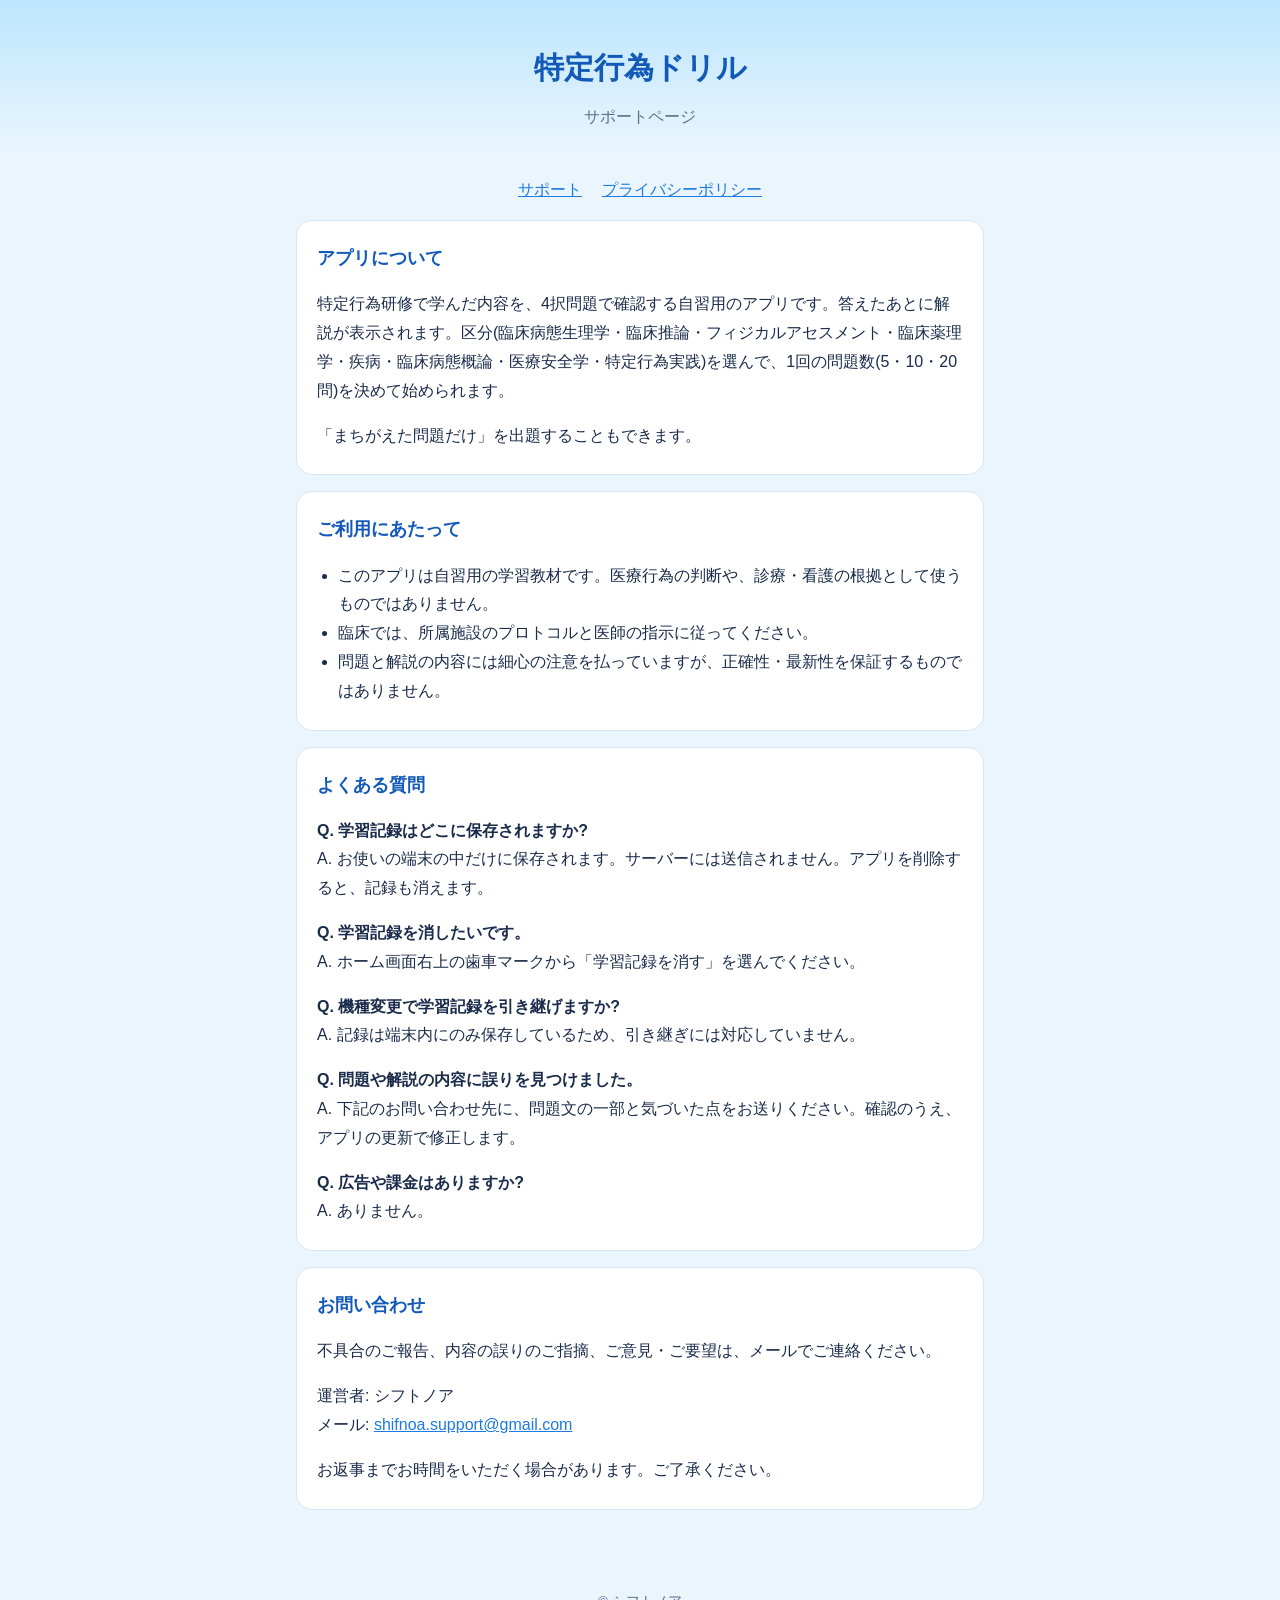
<file: index.html>
<!doctype html>
<html lang="ja">
<head>
<meta charset="utf-8">
<meta name="viewport" content="width=device-width, initial-scale=1">
<title>特定行為ドリル サポート</title>
<meta name="description" content="特定行為ドリルのサポートページです。使い方、よくある質問、お問い合わせ先を掲載しています。">
<link rel="stylesheet" href="style.css">
</head>
<body>
<header>
  <h1>特定行為ドリル</h1>
  <p>サポートページ</p>
</header>
<main>
  <nav><a href="index.html">サポート</a><a href="privacy.html">プライバシーポリシー</a></nav>

  <section>
    <h2>アプリについて</h2>
    <p>特定行為研修で学んだ内容を、4択問題で確認する自習用のアプリです。答えたあとに解説が表示されます。区分(臨床病態生理学・臨床推論・フィジカルアセスメント・臨床薬理学・疾病・臨床病態概論・医療安全学・特定行為実践)を選んで、1回の問題数(5・10・20問)を決めて始められます。</p>
    <p>「まちがえた問題だけ」を出題することもできます。</p>
  </section>

  <section>
    <h2>ご利用にあたって</h2>
    <ul>
      <li>このアプリは自習用の学習教材です。医療行為の判断や、診療・看護の根拠として使うものではありません。</li>
      <li>臨床では、所属施設のプロトコルと医師の指示に従ってください。</li>
      <li>問題と解説の内容には細心の注意を払っていますが、正確性・最新性を保証するものではありません。</li>
    </ul>
  </section>

  <section>
    <h2>よくある質問</h2>
    <p><strong>Q. 学習記録はどこに保存されますか?</strong><br>
    A. お使いの端末の中だけに保存されます。サーバーには送信されません。アプリを削除すると、記録も消えます。</p>
    <p><strong>Q. 学習記録を消したいです。</strong><br>
    A. ホーム画面右上の歯車マークから「学習記録を消す」を選んでください。</p>
    <p><strong>Q. 機種変更で学習記録を引き継げますか?</strong><br>
    A. 記録は端末内にのみ保存しているため、引き継ぎには対応していません。</p>
    <p><strong>Q. 問題や解説の内容に誤りを見つけました。</strong><br>
    A. 下記のお問い合わせ先に、問題文の一部と気づいた点をお送りください。確認のうえ、アプリの更新で修正します。</p>
    <p><strong>Q. 広告や課金はありますか?</strong><br>
    A. ありません。</p>
  </section>

  <section>
    <h2>お問い合わせ</h2>
    <p>不具合のご報告、内容の誤りのご指摘、ご意見・ご要望は、メールでご連絡ください。</p>
    <p>運営者: シフトノア<br>
    メール: <a href="mailto:shifnoa.support@gmail.com">shifnoa.support@gmail.com</a></p>
    <p>お返事までお時間をいただく場合があります。ご了承ください。</p>
  </section>
</main>
<footer>&copy; シフトノア</footer>
</body>
</html>
</file>
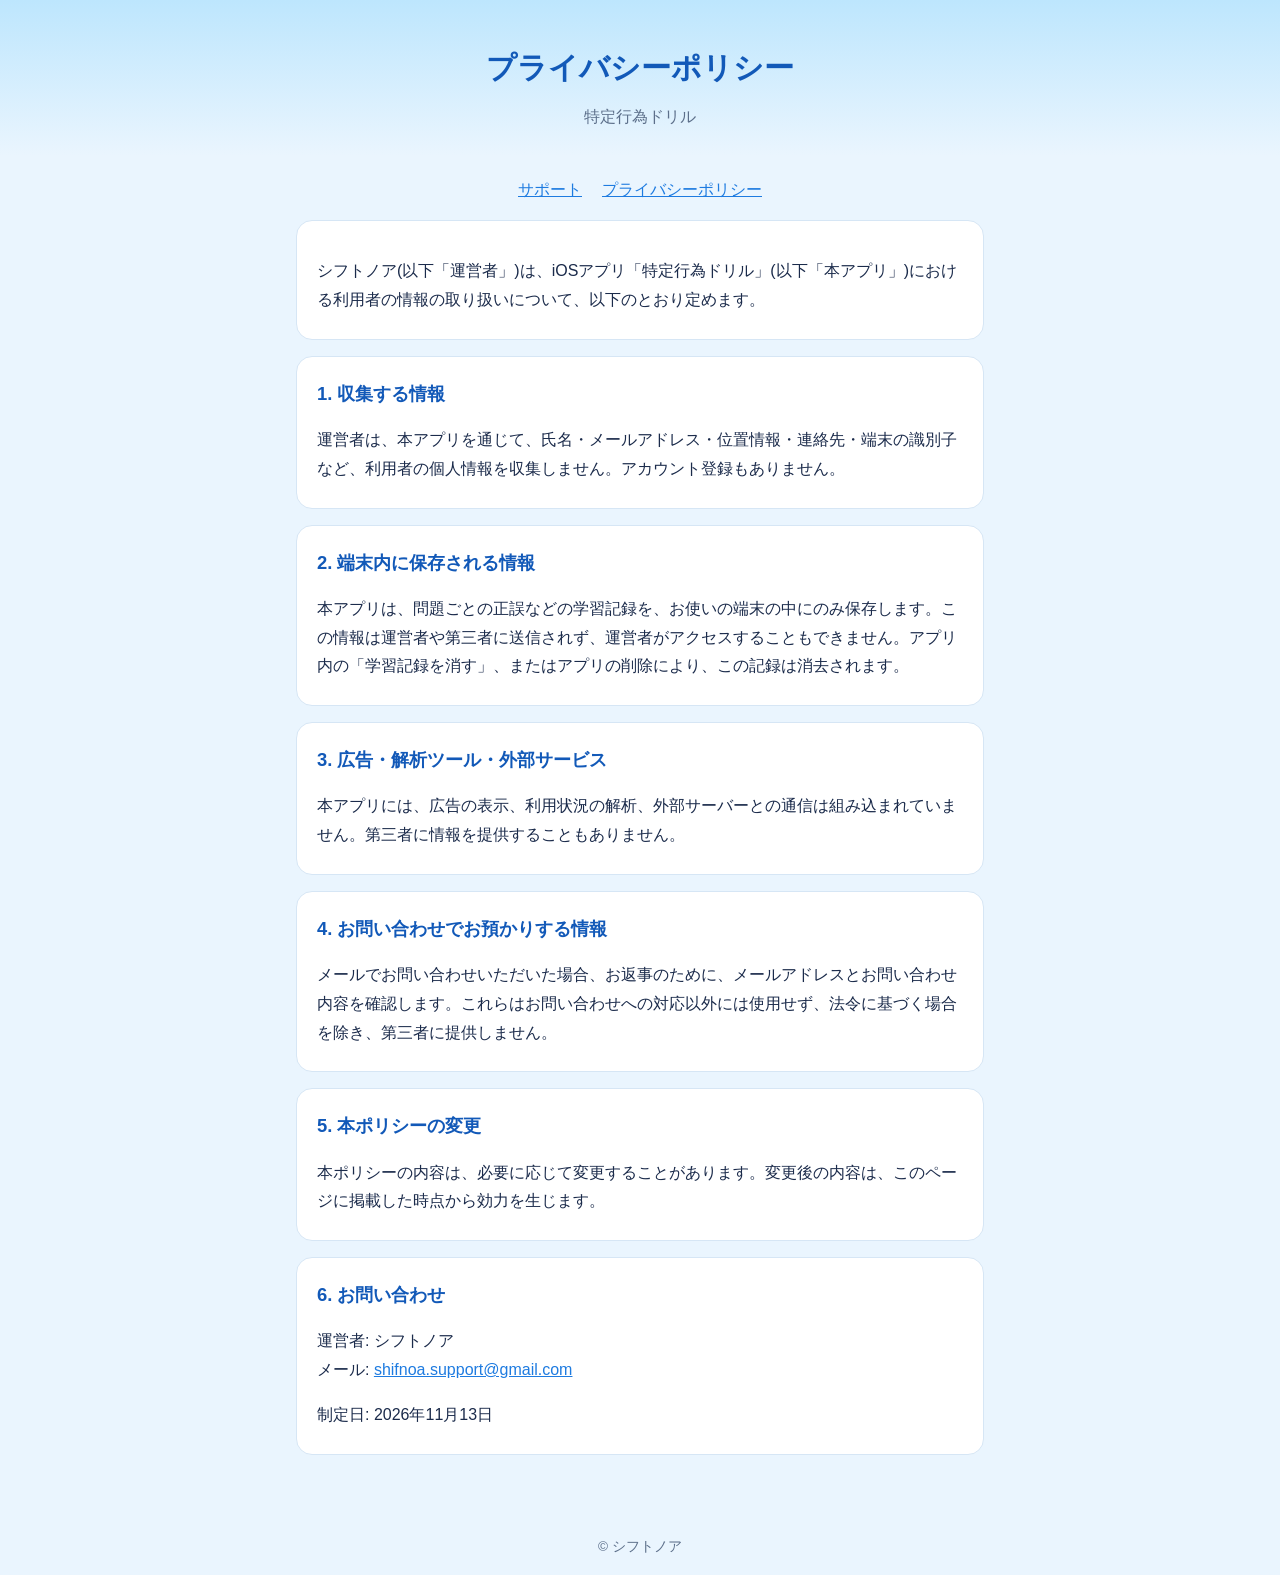
<file: privacy.html>
<!doctype html>
<html lang="ja">
<head>
<meta charset="utf-8">
<meta name="viewport" content="width=device-width, initial-scale=1">
<title>プライバシーポリシー | 特定行為ドリル</title>
<meta name="description" content="特定行為ドリルのプライバシーポリシーです。">
<link rel="stylesheet" href="style.css">
</head>
<body>
<header>
  <h1>プライバシーポリシー</h1>
  <p>特定行為ドリル</p>
</header>
<main>
  <nav><a href="index.html">サポート</a><a href="privacy.html">プライバシーポリシー</a></nav>

  <section>
    <p>シフトノア(以下「運営者」)は、iOSアプリ「特定行為ドリル」(以下「本アプリ」)における利用者の情報の取り扱いについて、以下のとおり定めます。</p>
  </section>

  <section>
    <h2>1. 収集する情報</h2>
    <p>運営者は、本アプリを通じて、氏名・メールアドレス・位置情報・連絡先・端末の識別子など、利用者の個人情報を収集しません。アカウント登録もありません。</p>
  </section>

  <section>
    <h2>2. 端末内に保存される情報</h2>
    <p>本アプリは、問題ごとの正誤などの学習記録を、お使いの端末の中にのみ保存します。この情報は運営者や第三者に送信されず、運営者がアクセスすることもできません。アプリ内の「学習記録を消す」、またはアプリの削除により、この記録は消去されます。</p>
  </section>

  <section>
    <h2>3. 広告・解析ツール・外部サービス</h2>
    <p>本アプリには、広告の表示、利用状況の解析、外部サーバーとの通信は組み込まれていません。第三者に情報を提供することもありません。</p>
  </section>

  <section>
    <h2>4. お問い合わせでお預かりする情報</h2>
    <p>メールでお問い合わせいただいた場合、お返事のために、メールアドレスとお問い合わせ内容を確認します。これらはお問い合わせへの対応以外には使用せず、法令に基づく場合を除き、第三者に提供しません。</p>
  </section>

  <section>
    <h2>5. 本ポリシーの変更</h2>
    <p>本ポリシーの内容は、必要に応じて変更することがあります。変更後の内容は、このページに掲載した時点から効力を生じます。</p>
  </section>

  <section>
    <h2>6. お問い合わせ</h2>
    <p>運営者: シフトノア<br>
    メール: <a href="mailto:shifnoa.support@gmail.com">shifnoa.support@gmail.com</a></p>
    <p>制定日: 2026年11月13日</p>
  </section>
</main>
<footer>&copy; シフトノア</footer>
</body>
</html>
</file>
<file: style.css>
:root { --main: #1259b8; --accent: #1e7be0; --bg: #eaf5fe; --card: #ffffff; --text: #1b2b4b; --sub: #5c6f8a; --line: #d6e6f5; }
* { box-sizing: border-box; }
body { margin: 0; background: var(--bg); color: var(--text); font-family: -apple-system, "Hiragino Sans", "Yu Gothic", "Noto Sans JP", sans-serif; line-height: 1.8; }
header { background: linear-gradient(#bde6fd, #eaf5fe); padding: 40px 16px 24px; text-align: center; }
header h1 { margin: 0; color: var(--main); font-size: 1.9rem; }
header p { margin: 8px 0 0; color: var(--sub); }
main { max-width: 720px; margin: 0 auto; padding: 8px 16px 48px; }
section { background: var(--card); border: 1px solid var(--line); border-radius: 16px; padding: 20px 20px 8px; margin: 16px 0; }
h2 { margin: 0 0 8px; font-size: 1.15rem; color: var(--main); }
ul { padding-left: 1.3em; }
a { color: var(--accent); }
nav { text-align: center; margin: 12px 0; }
nav a { margin: 0 10px; }
footer { text-align: center; color: var(--sub); font-size: 0.85rem; padding: 16px; }
</file>
